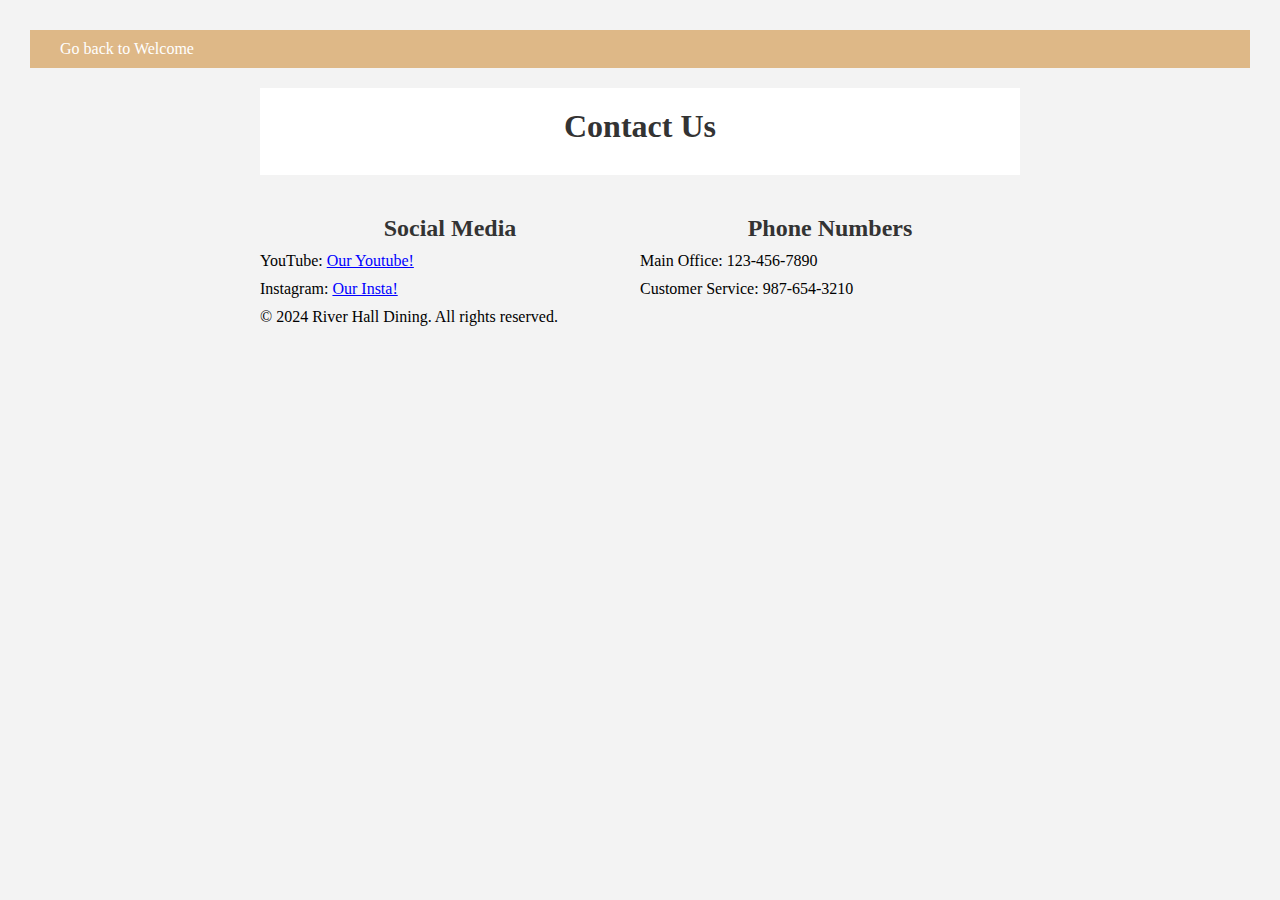
<file: HTML/contact.html>
<!DOCTYPE html>
<html lang="en">
<head>
    <meta charset="UTF-8">
    <meta name="viewport" content="width=device-width, initial-scale=1.0">
    <title>Contact Us</title>
    <link rel="stylesheet" href="/CSS/contact.css">
</head>
<body>

    <nav>
        <a href="index.html">Go back to Welcome</a>
    </nav>

    <div class="container">
        <header>
            <h1>Contact Us</h1>
        </header>
        <section class="contact-info">
            <div class="social-media">
                <h2>Social Media</h2>
                <ul>
                    <li>YouTube: <a href="https://www.youtube.com">Our Youtube!</a></li>
                    <li>Instagram: <a href="https://instagram.com/allisonezz">Our Insta!</a></li>
                </ul>
            </div>
            <div class="phone-numbers">
                <h2>Phone Numbers</h2>
                <ul>
                    <li>Main Office: 123-456-7890</li>
                    <li>Customer Service: 987-654-3210</li>
                </ul>
            </div>
        </section>
        <footer>
            <p>&copy; 2024 River Hall Dining. All rights reserved.</p>
        </footer>
    </div>
</body>
</html>
</file>
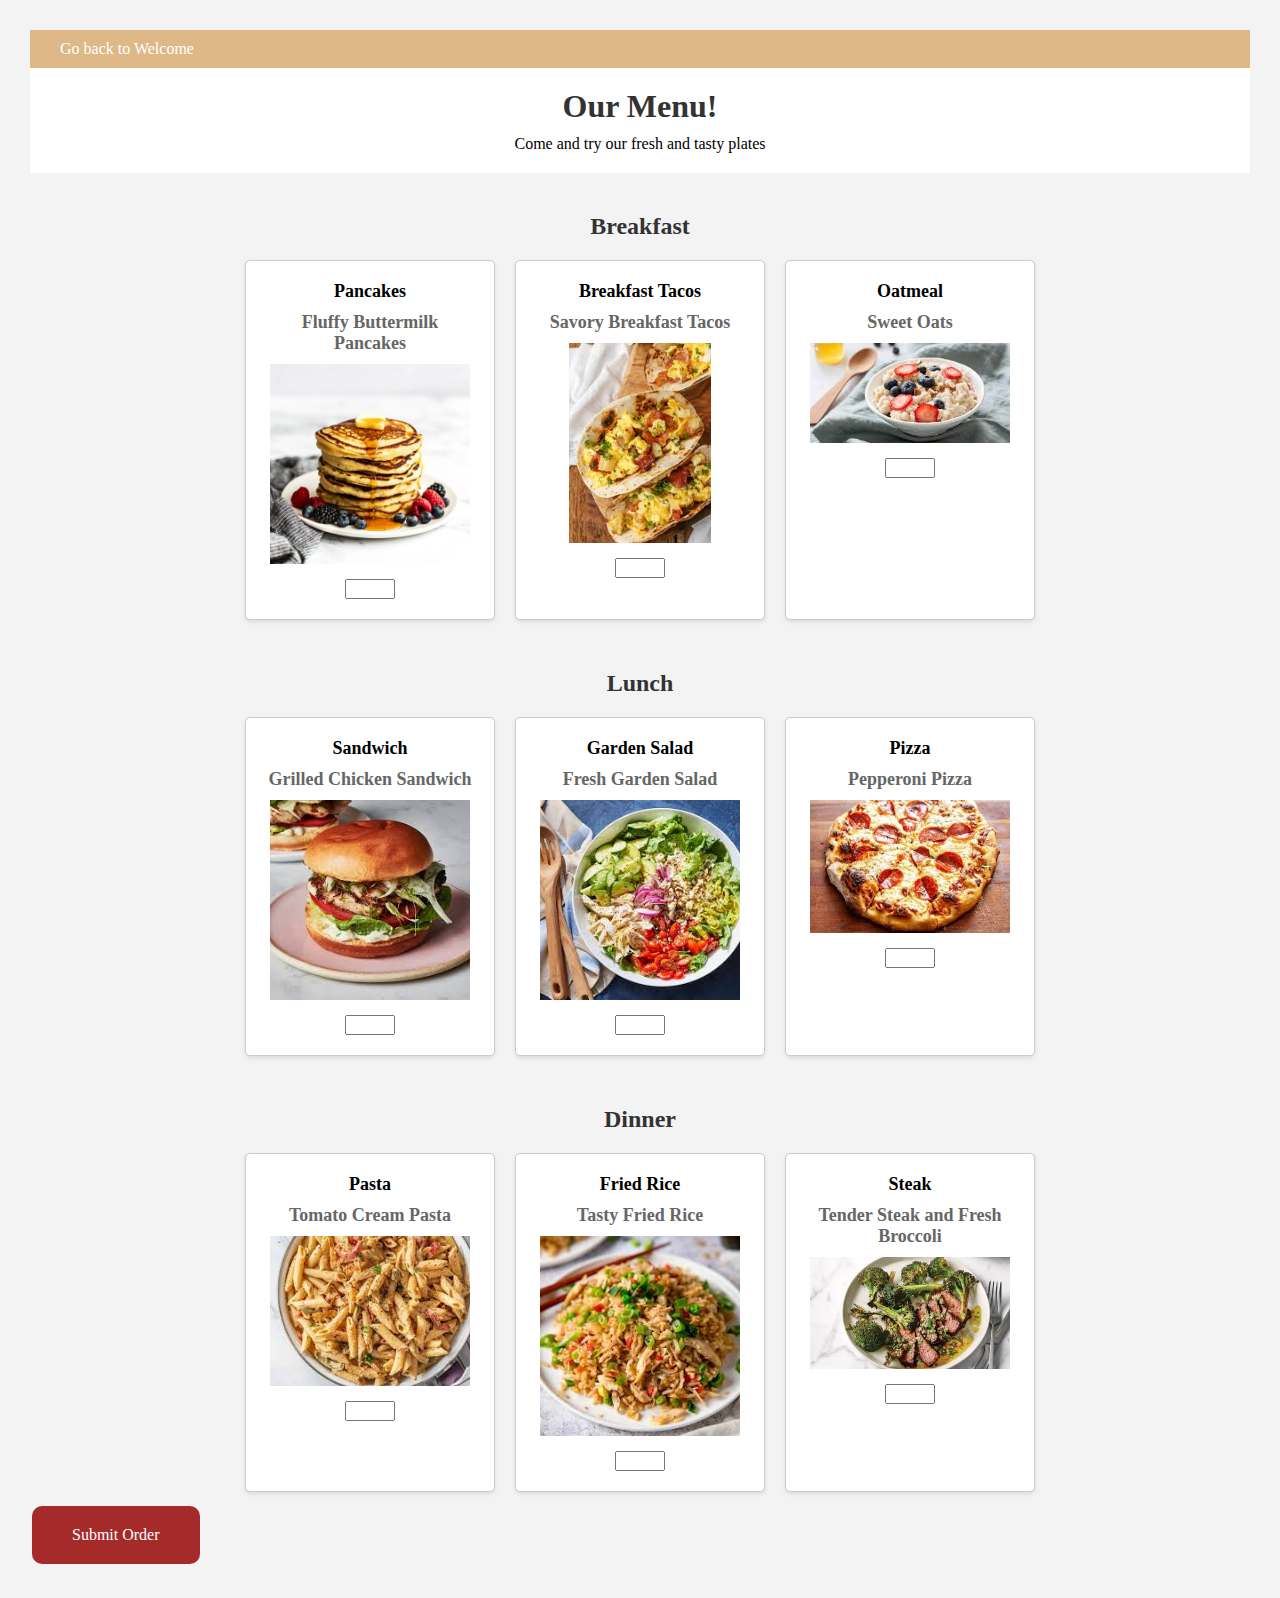
<file: HTML/menu.html>
<!DOCTYPE html>
<html lang="en">
<head>
    <meta charset="UTF-8">
    <meta name="viewport" content="width=device-width, initial-scale=1.0">
    <title>Menu</title>
    <link rel="stylesheet" href="/CSS/style3.css">
</head>
<body>

    <nav>
        <a href="index.html">Go back to Welcome</a>
    </nav>

<main>

    <header>
        <div class="menu-cafe" id="menuCaf"></div>
            <h1>Our Menu!</h1>
            <p>Come and try our fresh and tasty plates</p>
    </header>

    <section class="menu-section" id="breakfast">
        <h2>Breakfast</h2>
        <div class="menu-container" id="breakfastMenu"></div>
    </section>

    <section class="menu-section" id="lunch">
        <h2>Lunch</h2>
        <div class="menu-container" id="lunchMenu"></div>
    </section>

    <section class="menu-section" id="dinner">
        <h2>Dinner</h2>
        <div class="menu-container" id="dinnerMenu"></div>
    </section>

    <button onclick="submitOrder()">Submit Order</button>
    
    <form id="orderForm">
    </form>

</main>
    
<script src="/JS/menu.js"></script>

<script>
    document.querySelector('button[type="submit"]').addEventListener('click', function(event) {
        event.preventDefault();

        const formData = new FormData(document.getElementById('orderForm'));

        fetch('/submitOrder', {
            method: 'POST',
            body: formData
        })
        .then(response => {
            if (response.ok) {
                return response.json();
            } else {
                throw new Error('Failed to submit order');
            }
        })
        .then(data => {
            console.log(data);
            alert('Order has been successfully submitted!');
        })
        .catch(error => {
            console.error('Error:', error);
            alert('Failed to submit order. Please try again later.');
        });
    });
</script>

</body>
</html>
</file>
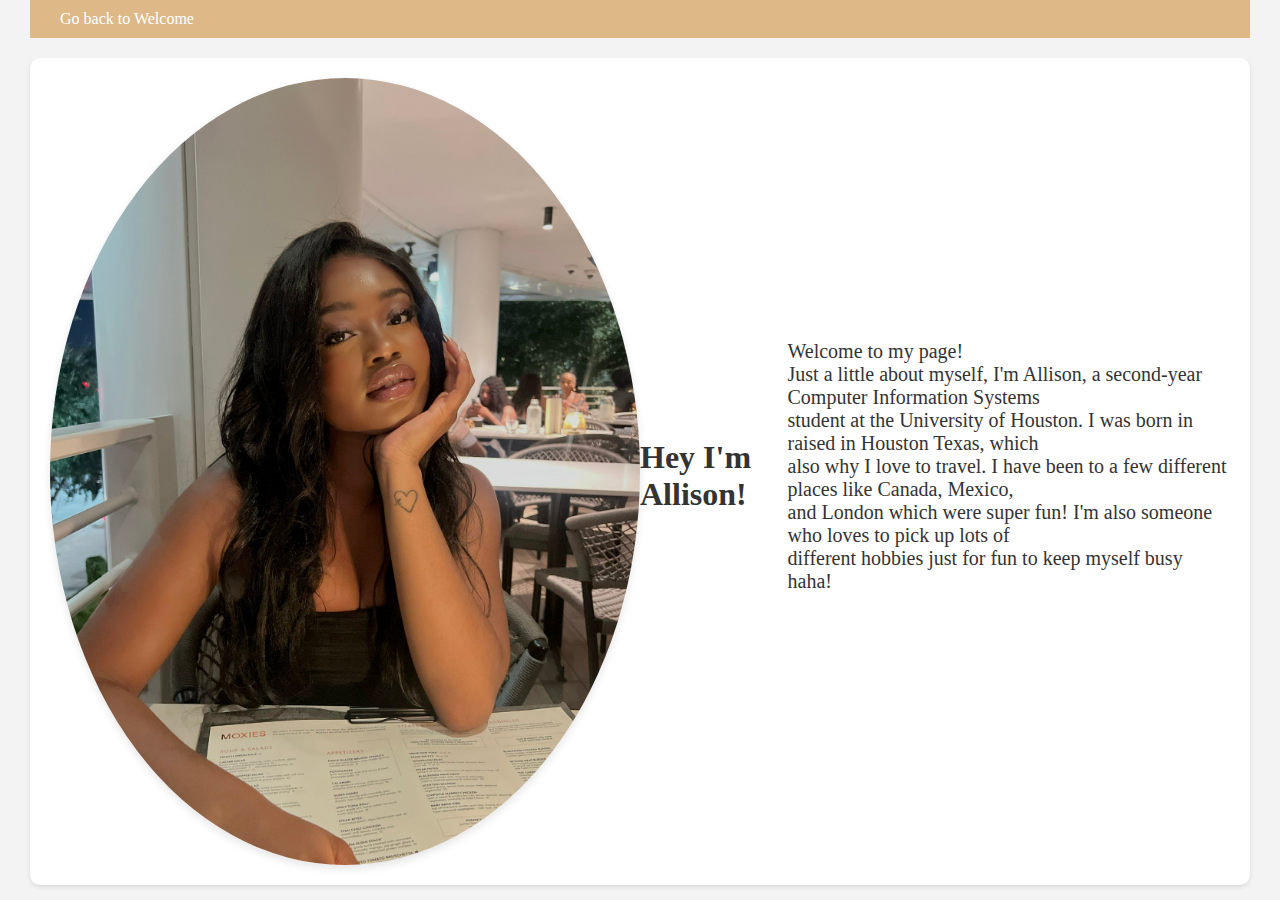
<file: HTML/owner.html>
<!DOCTYPE html>
<html>
	<head>
        <meta charset="UTF-8">
        <meta name="viewport" content="width=, initial-scale=1.0">
        <title>Meet the Owner</title>
        <link rel="stylesheet" href="/CSS/style2.css">

	</head>
	<body>

        <nav>
            <a href="index.html">Go back to Welcome</a>
        </nav>

		<div class="owner">
            <img src="/IMAGES/me.JPG" class="me-img anim2">
            <h1 class="anim2">Hey I'm Allison!</h1>
            <p class="anim2"> Welcome to my page!
                <br> Just a little about myself, I'm Allison, a second-year Computer Information Systems 
                <br> student at the University of Houston. I was born in raised in Houston Texas, which 
                <br> also why I love to travel. I have been to a few different places like Canada, Mexico, 
                <br> and London which were super fun! I'm also someone who loves to pick up lots of
                <br> different hobbies just for fun to keep myself busy haha!
            </p>
        </div>

	</body>
</html>
</file>
<file: CSS/contact.css>
* {
    margin: 0;
    padding: 0;
    box-sizing: border-box;
    font-family: 'Times New Roman', Times, serif;
}

body {
    padding: 30px;
    background-color: #f3f3f3;
    font-family: Arial, sans-serif;
}

.container {
    max-width: 800px;
    margin: 0 auto;
    padding: 20px;
}

nav {
    background-color: burlywood;
    padding: 10px;
}

nav a {
    color: white;
    text-decoration: none;
    padding: 10px 20px;
    transition: color 0.3s;
}

nav a:hover {
    color: grey;
}

header {
    background-color: #fff;
    padding: 20px;
    text-align: center;
}

h1, h2 {
    text-align: center;
    color: #333;
    margin-bottom: 10px;
}

.contact-info {
    display: flex;
    justify-content: space-between;
    margin-top: 40px;
}

.social-media, .phone-numbers {
    flex: 1;
}

.social-media ul, .phone-numbers ul {
    list-style: none;
    padding: 0;
}

.social-media li, .phone-numbers li {
    margin-bottom: 10px;
}

.social-media a {
    color: blue;
}

.footer {
    text-align: center;
    margin-top: 50px;
    color: #666;
}
</file>
<file: CSS/style3.css>
* {
    margin: 0;
    padding: 0;
    box-sizing: border-box;
    font-family: 'Times New Roman', Times, serif;
}

body {
    padding: 30px;
    background-color: #f3f3f3;
    font-family: Arial, sans-serif;
}

nav {
    background-color: burlywood;
    padding: 10px;
}

nav a {
    color: white;
    text-decoration: none;
    padding: 10px 20px;
    transition: color 0.3s;
}

nav a:hover {
    color: grey;
}

header {
    background-color: #fff;
    padding: 20px;
    text-align: center;
}

h1, h2 {
    text-align: center;
    color: #333;
    margin-bottom: 10px;
}

.menu-section {
    margin-top: 40px;
}

.menu-container {
    display: flex;
    flex-wrap: wrap;
    justify-content: center;
}

.menu-item {
    border: 1px solid #ccc;
    border-radius: 5px;
    padding: 20px;
    margin: 10px;
    width: 250px;
    display: flex;
    flex-direction: column;
    align-items: center;
    background-color: #fff;
    box-shadow: 0 2px 4px rgba(0, 0, 0, 0.1);
    transition: transform 0.3s ease-in-out;
}

.menu-item:hover {
    transform: translateY(-5px);
}

.menu-item img {
    max-width: 200px;
    max-height: 200px;
    margin-bottom: 15px;
}

.menu-item span {
    font-size: 18px;
    font-weight: bold;
    margin-bottom: 10px;
}

.menu-item-description {
    text-align: center;
    color: #666;
}
.quantity{
    width: 50px;
}
button{
    background-color: brown;
    border: none;
    color: white;
    padding: 20px 40px;
    text-align: center;
    text-decoration: none;
    display: inline-block;
    font-size: 16px;
    margin: 4px 2px;
    cursor: pointer;
    border-radius: 10px;
    transition-duration: 0.4s;
}
button:hover {
    background-color: rgb(182, 165, 143);
}

.quantity.invalid{
    border: 2px silver;
}
</file>
<file: CSS/style2.css>
*{
    margin: 0;
    padding: 0;
    box-sizing: border-box;
    font-family: 'Times New Roman', Times, serif;
}

body {
    padding-left: 30px;
    padding-right: 30px;
    background-color: #f3f3f3;
    font-family: Arial, sans-serif; 
}

nav {
    background-color: burlywood;
    padding: 10px; 
}

nav a {
    color: white; 
    text-decoration: none;
    padding: 10px 20px;
    transition: color 0.3s;
}

nav a:hover{
    color: grey
}

.owner {
    display: flex;
    align-items: center;
    margin-top: 20px;
    text-align: right;
    background-color: #ffffff; 
    padding: 20px;
    border-radius: 10px;
    box-shadow: 0 2px 4px rgba(0,0,0,0.1);
}
.owner h1{
    margin-bottom: 10px;
    color: #333333;
    position: relative;
    margin-top: 20px;
}

.owner p {
    margin-bottom: 10px;
    color: #333333;
    font-size: 20px;
}

.meet-me {
    display: inline-block;
    text-decoration: none;
    padding: 14px 40px;
    color: black;
}
.meet-me:hover {
    color: gray;
}
.owner {
    margin-top: 20px;
    text-align: left;
}

.me-img {
    border-radius: 50%;
    box-shadow: 0 4px 8px rgba(0,0,0,0.1);
    width: 50%;
}

.anim2 {
    animation: slideInLeft 1s ease-out;
}
@keyframes slideInLeft {
    from {
        transform: translateX(-100%);
        opacity: 0;
    }
    to {
        transform: translateX(0);
        opacity: 1;
    }
}
</file>
